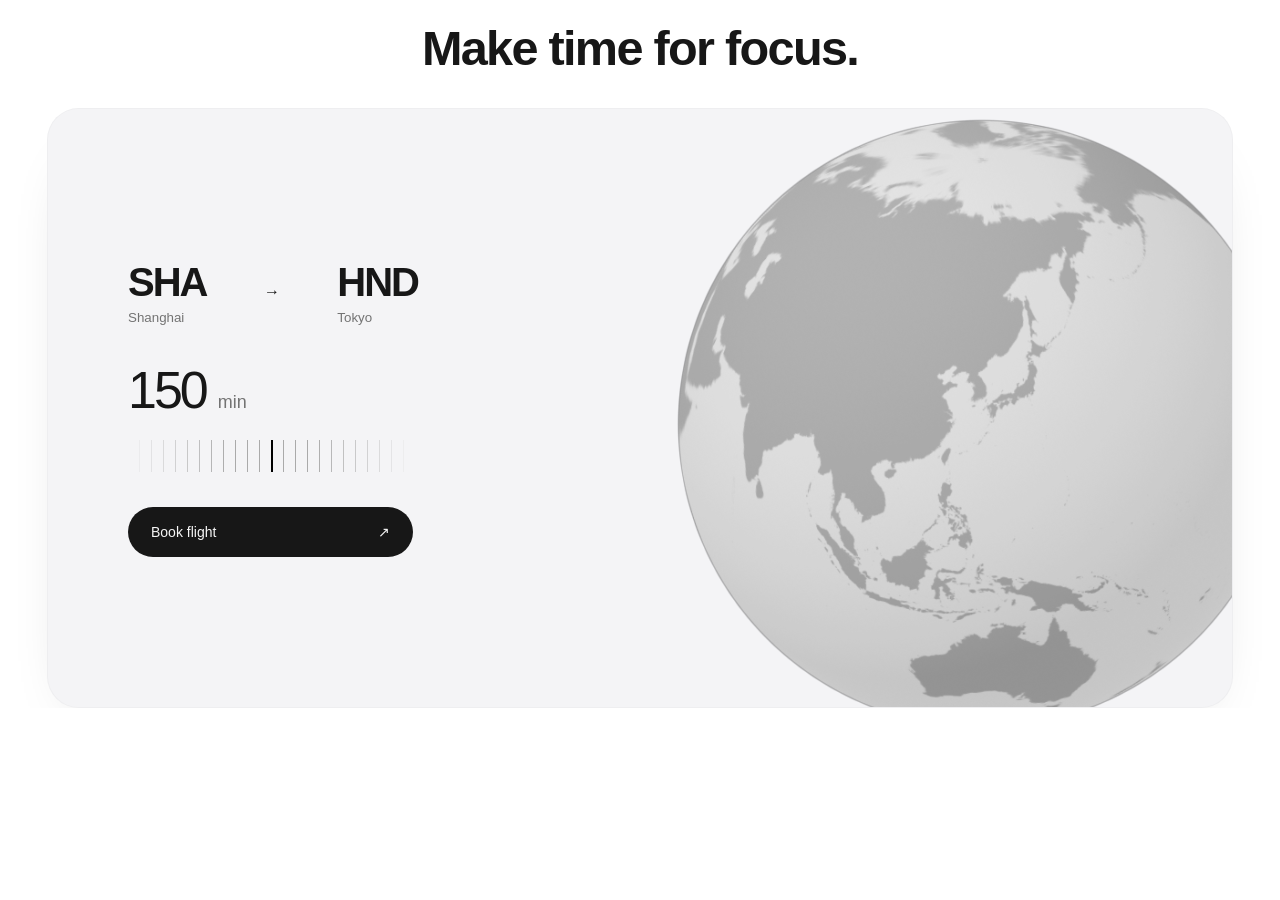
<file: overview/index.html>
<!doctype html><html lang="en"><meta name="robots" content="noindex, nofollow"><meta charset="utf-8"><meta name="viewport" content="width=device-width,initial-scale=1"><link rel="icon" href="data:,"><title>FocusFlights Overview</title><link rel="stylesheet" href="style.css"><body>
<main><h1>Make time for focus.</h1><section class="stage" aria-label="Automatic flight overview" data-step="0">
<div class="globe"><canvas id="sphere"></canvas></div>
<div class="panels">
<article class="panel active" data-panel="0"><div class="booking"><div class="airport"><div><strong>SHA</strong><small>Shanghai</small></div><span>→</span><div><strong>HND</strong><small>Tokyo</small></div></div><div class="duration"><strong>150</strong><span>min</span></div><div class="time-ruler" aria-hidden="true"></div><div class="primary">Book flight <span>↗</span></div></div></article>
<article class="panel" data-panel="1" inert><div class="cabin-viewport"><div class="cabin"><svg class="body-shape" viewBox="0 0 320 1980" preserveAspectRatio="none" aria-hidden="true"><path class="wings" d="M0 750 L-960 1230 L-960 1470 L0 1230 L320 1230 L1280 1470 L1280 1230 L320 750Z"/><path d="M160 0 C224 0 320 160 320 320 L320 1820 A160 160 0 0 1 0 1820 L0 320 C0 160 96 0 160 0Z"/></svg><div class="cockpit" aria-hidden="true"><i></i><i></i></div><div class="seat-grid"></div></div></div><div class="seat-dim"></div><div class="category-picker"><small>Seat: 21A</small><h2>What do you want to focus?</h2><div class="category-tags"><span>⌘ Work</span><span class="read">▤ Read</span><span>✎ Study</span><span>✳ Create</span></div></div><div class="seat-confirm primary">Confirm</div></article>
<article class="panel" data-panel="2" inert><div class="printer-slot"></div><div class="ticket-wrap"><div class="ticket"><div class="ticket-main"><div class="ticket-route"><strong>SHA</strong><span>✈</span><strong>HND</strong></div><div class="cities"><span>Shanghai</span><span>2h 30m</span><span>Tokyo</span></div><div class="ticket-grid"><div><small>SEAT</small><b>21A</b></div><div><small>DISTANCE</small><b>1,760 km</b></div><div><small>BOARDING</small><b>Now</b></div><div><small>DATE</small><b>17 NOV 2026</b></div></div></div><div class="stub"><img src="assets/barcode.svg" alt="Boarding pass barcode"></div></div></div></article>
<article class="panel" data-panel="3" inert><div class="satellite-world"><img src="assets/satellite.png" alt="Satellite map from Shanghai to Tokyo"><svg viewBox="0 0 1600 1000" class="satellite-route" preserveAspectRatio="xMidYMid slice" aria-hidden="true"><path class="route-shadow"/><path class="route-path"/><path class="route-travelled"/><circle class="origin" r="5"/><circle class="destination" r="5"/><g class="plane-marker"><path d="M0 -20L4 -4 21 6 21 10 4 6 3 16 8 20 8 23 0 20 -8 23 -8 20 -3 16 -4 6 -21 10 -21 6 -4 -4Z"/></g><text class="from-label">SHA</text><text class="to-label">HND</text></svg></div><div class="map-controls" aria-hidden="true"><span>Ⅱ</span><div><span>⌖</span><span>▱</span></div></div><div class="flight-blur"><i></i><i></i><i></i><i></i></div><div class="flight-status"><div><small>Time Remaining</small><strong id="remaining">2 <em>h</em> 30 <em>min</em></strong></div><div><small>Distance Remaining</small><strong id="distance">1,760 <em>km</em></strong></div></div></article>
<article class="panel" data-panel="4" inert><div class="complete"><span class="check">✓</span><h2>You've arrived.</h2><div class="lcd"><div><small>ROUTE</small><strong>SHA » HND</strong></div><div><small>STATUS</small><strong>ARRIVED</strong></div><div><small>FOCUS TIME</small><strong>150 MIN</strong></div><div><small>SEAT</small><strong>21A</strong></div></div></div></article>
</div></section></main><script type="module" src="app.js"></script></body></html>
</file>
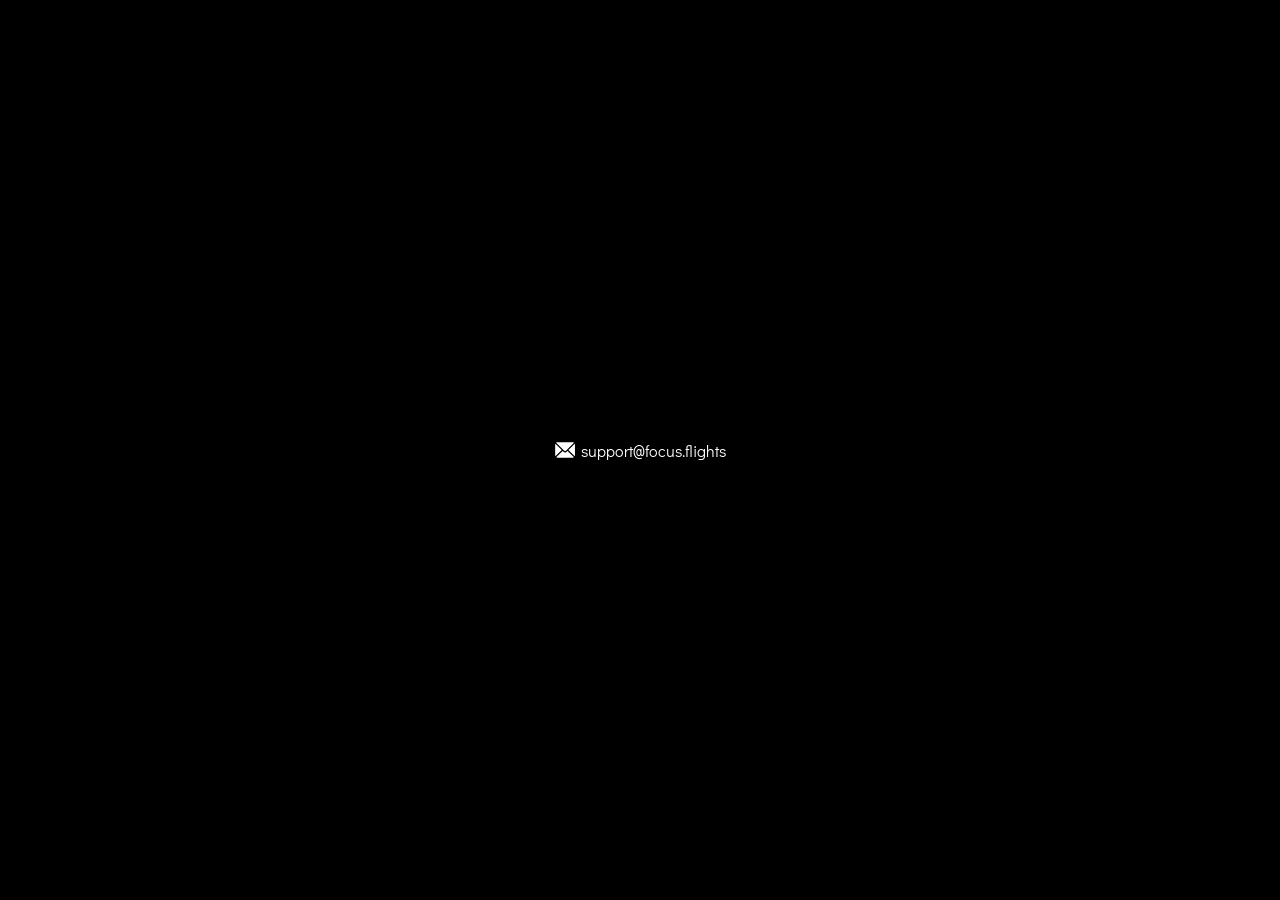
<file: support/index.html>
<!DOCTYPE html>
<html lang="en">
<head><meta name="robots" content="noindex, nofollow">
    <meta charset="UTF-8">
    <meta name="viewport" content="width=device-width, initial-scale=1.0">
    <title>Focus Flight Support</title>
    <link rel="stylesheet" href="styles.css">
</head>
<body>
    <div class="container">
        <a class="email" href="mailto:support@focus.flights">
            <img src="./assets/envelope.svg"/>
            <p>support@focus.flights</p>
        </div>
    </div>
</body>
</html>
</file>
<file: overview/style.css>
@font-face{font-family:Doto;src:url('assets/Doto.ttf')}*{box-sizing:border-box}body{margin:0;background:#fff;color:#171717;font-family:-apple-system,BlinkMacSystemFont,'SF Pro Text','PingFang SC',sans-serif;--paper:#f1f1f1;--card:#f6f6f6;--ink:#171717;--muted:#737373;--elastic:linear(0,.119 2.8%,.659 8.7%,1.009 14.6%,1.088 19.7%,1.014 31.4%,.993 38%,1.001 57.6%,1);--glide:linear(0,.051 2.2%,.404 9.8%,.683 18.7%,.861 30.2%,.972 52.7%,.992 70.2%,1)}button,a{-webkit-tap-highlight-color:transparent}button{font:inherit;cursor:pointer;color:inherit;border:0}button:focus-visible,a:focus-visible{outline:2px solid #7a7a7a;outline-offset:5px}header{height:90px;display:flex;align-items:center;justify-content:space-between;padding:0 5vw}header a{font-size:23px;font-weight:650;text-decoration:none;color:inherit;letter-spacing:-1px}header button{background:#f1f1f1;border-radius:50%;width:40px;height:40px;font-size:25px}main{max-width:1250px;margin:20px auto 65px;padding:0 32px}h1{font-size:clamp(35px,4.4vw,64px);font-weight:600;letter-spacing:-.045em;text-align:center;margin:25px 0 42px}h2{font-size:32px;letter-spacing:-.035em;font-weight:600;margin:14px 0 30px}.stage{position:relative;height:530px;border-radius:32px;background:var(--paper);overflow:hidden;isolation:isolate;border:1px solid #00000006;box-shadow:0 30px 65px -45px #0005}.globe{position:absolute;width:660px;height:660px;right:-90px;top:-55px;transition:transform 1200ms var(--glide),filter 700ms,opacity 600ms;z-index:-1}.globe canvas{position:absolute}.route-line{position:absolute;right:135px;top:210px;width:240px;border-top:1px dashed #3338;display:flex;justify-content:space-between;transform:rotate(-20deg);font:600 12px ui-monospace,monospace;transition:opacity 350ms}.route-line span{margin-top:10px}.route-line i{font-size:27px;font-style:normal;position:absolute;top:-22px;left:30%}.panels{height:100%;position:relative}.panel{position:absolute;inset:0;display:flex;align-items:center;padding:48px 60px;opacity:0;filter:blur(14px);transform:translateY(25px) scale(.975);transition:opacity 260ms,filter 550ms,transform 850ms var(--elastic);pointer-events:none}.panel.active{opacity:1;filter:blur(0);transform:none;pointer-events:auto}.eyebrow{font-size:11px;font-weight:600;letter-spacing:.15em;color:var(--muted)}.booking{width:350px}.airport{display:flex;align-items:center;justify-content:space-between;width:290px}.airport strong{font-size:40px;letter-spacing:-2px}.airport small{display:block;color:var(--muted);margin-top:5px}.duration{margin:26px 0 32px;display:flex;align-items:baseline;gap:12px}.duration strong{font-size:52px;font-weight:500;letter-spacing:-3px}.duration span{font-size:13px;color:var(--muted)}.primary{background:var(--ink);color:var(--card);border-radius:30px;padding:17px 23px;display:flex;justify-content:space-between;gap:45px;font-size:14px;min-width:240px}.primary:active{transform:scale(.97)}.selection{margin:auto;width:470px;text-align:center}.selection .primary{margin:30px auto 0}.choices{display:grid;grid-template-columns:repeat(4,1fr);gap:12px}.choices button{height:110px;border-radius:20px;background:var(--card);box-shadow:0 2px 2px #00000005;transition:transform 600ms var(--elastic),background 200ms; font-size:14px}.choices b{display:block;font-size:30px;font-weight:400;margin-bottom:10px}.choices .selected{background:var(--ink);color:var(--card);transform:translateY(-6px)}.stage[data-step="1"] .globe,.stage[data-step="2"] .globe,.stage[data-step="4"] .globe{transform:translate(40px,75px) scale(1.12);filter:blur(10px);opacity:.28}.stage:not([data-step="0"]) .route-line{opacity:0}.ticket-wrap{margin:auto;perspective:900px}.ticket{width:340px;border-radius:15px;background:linear-gradient(#f6f6f6,#ebebeb);color:#171717;box-shadow:0 25px 45px -20px #0005, inset 0 0 1px 1px #fff;transform:rotate(-3deg);transition:transform 850ms var(--elastic)}.ticket:hover{transform:rotate(0)}.ticket-main{padding:35px 26px 22px;background: url('assets/world.png') center 20px/310px auto no-repeat;background-blend-mode:soft-light;background-color:#f6f6f6e8;border-radius:15px 15px 0 0}.ticket-route{display:flex;align-items:center;justify-content:space-between}.ticket-route strong{font-family:ui-monospace,'SF Mono',monospace;font-size:42px;letter-spacing:-2px}.ticket-route span{opacity:.25;font-size:27px}.cities{display:flex;justify-content:space-between;color:#777;font-size:12px;margin-top:6px}.ticket-grid{display:grid;grid-template-columns:1fr 1fr;gap:20px;margin-top:28px}.ticket-grid div:nth-child(even){text-align:right}.ticket-grid small{display:block;color:#888;font-size:9px;letter-spacing:.08em;margin-bottom:4px}.ticket-grid b{font-weight:500;font-size:14px}.stub{position:relative;border-top:2px dashed #bbb;width:100%;height:100px;background:#ebebeb;border-radius:0 0 15px 15px;padding:15px 26px;touch-action:none;transform-origin:top left}.stub:before,.stub:after{content:'';position:absolute;top:-10px;width:18px;height:18px;background:var(--paper);border-radius:50%}.stub:before{left:-9px}.stub:after{right:-9px}.stub img{width:100%;height:38px;object-fit:fill}.stub span{display:block;font-size:11px;color:#777;margin-top:9px}.inflight{align-self:flex-start}.inflight h2{margin-bottom:20px}.clock{font-size:52px;letter-spacing:-2px;font-variant-numeric:tabular-nums;font-weight:300}.inflight p:last-child{font-size:13px;color:var(--muted)}.separator{margin:0 12px}.stage[data-step="3"] .globe{transform:translate(-60px,50px) scale(1.05)}.flight-bottom{position:absolute;bottom:45px;left:60px;right:60px;display:flex;align-items:center;gap:20px;font:12px ui-monospace,monospace}.track{height:2px;background:#0002;flex:1}.track i{display:block;background:var(--ink);height:100%;width:45%}.complete{margin:auto;text-align:center;width:390px}.check{display:inline-grid;place-items:center;border-radius:50%;border:1px solid #aaa;width:40px;height:40px;font-size:20px}.complete h2{margin:17px 0 25px}.lcd{text-align:left;background:#dededb;box-shadow:inset 0 2px 6px #0002;border-radius:12px;padding:22px;display:grid;grid-template-columns:1.4fr 1fr;gap:22px;color:#3e4039;font-family:Doto,monospace}.lcd small{display:block;font-size:10px;margin-bottom:7px;font-weight:800}.lcd strong{font-size:19px;font-weight:850}.complete .primary{margin:25px auto 0}.controls{display:flex;align-items:center;justify-content:center;gap:16px;margin-top:26px}.steps{display:flex;gap:5px;background:#f2f2f2;padding:6px;border-radius:35px}.steps button{background:transparent;color:#777;font-size:13px;padding:12px 22px;border-radius:30px;transition:background 250ms,color 250ms}.steps .current{background:white;color:#111;box-shadow:0 2px 5px #0000000d}#play{border-radius:50%;width:47px;height:47px;background:#f2f2f2;font-size:15px}.blur-edge{position:absolute;bottom:0;left:0;right:0;height:120px;pointer-events:none;z-index:1}.blur-edge i{position:absolute;inset:0;backdrop-filter:blur(2px);mask-image:linear-gradient(transparent 0%,black 100%)}.blur-edge i:nth-child(2){backdrop-filter:blur(4px);mask-image:linear-gradient(transparent 30%,black)}.blur-edge i:nth-child(3){backdrop-filter:blur(8px);mask-image:linear-gradient(transparent 60%,black)}.blur-edge i:nth-child(4){backdrop-filter:blur(12px);mask-image:linear-gradient(transparent 80%,black)}.panels{z-index:2}body.dark{background:#111;color:#eee;--paper:#212121;--card:#2f2f2f;--ink:#eee;--muted:#999}.dark .steps,.dark #play,.dark header button{background:#252525}.dark .steps .current{background:#444;color:#fff}.dark .lcd{background:#32342f;color:#ddd}.dark .route-line{border-color:#aaa;color:#ccc}
@media(max-width:650px){header{height:70px}main{padding:0 16px;margin-top:8px}h1{margin:20px 0 28px;font-size:35px}.stage{height:590px;border-radius:24px}.panel{padding:30px 25px;align-items:flex-start}.globe{width:480px;height:480px;right:-130px;top:230px}.booking{width:100%}.booking h2{font-size:28px}.airport{width:240px}.duration{margin:18px 0}.booking .primary{min-width:210px}.route-line{top:420px;right:25px;width:190px}.selection{margin:auto;width:100%}.selection h2{font-size:25px}.choices{grid-template-columns:repeat(2,1fr)}.choices button{height:95px}.ticket-wrap,.complete{margin:auto}.ticket{width:290px}.ticket-route strong{font-size:37px}.complete{width:100%}.complete h2{font-size:28px}.lcd{padding:18px;gap:20px 10px}.lcd strong{font-size:17px}.stage[data-step="3"] .globe{transform:translate(-40px,-30px)}.flight-bottom{left:25px;right:25px;bottom:35px}.controls{gap:8px}.steps{gap:0;padding:4px;flex:1;justify-content:space-between}.steps button{padding:11px 8px;font-size:11px}#play{width:38px;height:38px;flex-shrink:0}.clock{font-size:46px}}@media(prefers-reduced-motion:reduce){*,*:before,*:after{animation:none!important;transition:none!important}.panel{transform:none;filter:none}}
.route-line{transform-origin:left center}.route-line span{position:absolute;font-size:9px}.route-line span:first-child{right:100%;margin-right:8px}.route-line span:last-child{left:100%;margin-left:8px}.route-line i{font-size:16px;top:-14px}.stage[data-step="3"] .route-line{opacity:1}
.selection h2{font-size:29px}.booking h2{font-size:34px}.duration span{font-size:18px}.ticket-grid .category{font-family:inherit}@media(max-width:650px){.selection h2{font-size:25px}.booking h2{font-size:28px}.steps button{padding:11px 9px;font-size:12px}}
html,body{background:transparent;overflow:hidden}main{margin:0 auto;padding:0 32px;max-width:1250px}h1{font-size:clamp(32px,3.8vw,56px);margin:20px 0 32px;letter-spacing:-.035em}.stage{height:min(600px,calc(100dvh - 200px));min-height:340px;background:#f4f4f6}.panel{pointer-events:none;padding:48px 60px;transition:opacity 400ms,filter 650ms,transform 1100ms var(--elastic)}.panel.active{pointer-events:none}.booking{margin-left:20px}.booking .primary{width:285px}.duration{margin:35px 0 20px}.time-ruler{height:32px;width:285px;background:repeating-linear-gradient(to right,transparent 0 11px,#aaa 11px 12px);mask-image:linear-gradient(90deg,transparent,#000 35%,#000 65%,transparent);margin-bottom:35px;position:relative}.time-ruler:after{content:'';position:absolute;left:50%;width:2px;background:#000;height:32px}.globe{right:-80px;top:-15px;opacity:.9}.stage[data-step="1"] .globe,.stage[data-step="2"] .globe{opacity:0}.stage[data-step="3"] .globe{opacity:0}.stage[data-step="4"] .globe{opacity:.12;filter:blur(18px)}
.cabin-viewport{position:absolute;inset:0;overflow:hidden;mask-image:linear-gradient(transparent,#000 9%,#000 85%,transparent)}.cabin{width:320px;height:1980px;position:absolute;left:50%;margin-left:-160px;top:0;filter:drop-shadow(0 15px 20px #0002);transform:translateY(15px);will-change:transform}.body-shape{position:absolute;inset:0;width:100%;height:100%;overflow:visible;fill:#eaeaea;stroke:#00000016;stroke-width:1}.cockpit{position:absolute;top:115px;left:85px;right:85px;display:flex;gap:7px}.cockpit i{height:35px;background:#c6c6c6;flex:1;border-radius:18px 4px 4px 4px;transform:rotate(-10deg)}.cockpit i+i{transform:rotate(10deg);border-radius:4px 18px 4px 4px}.seat-grid{position:absolute;top:320px;left:22px;right:22px;display:grid;grid-template-columns:1fr 1fr 28px 1fr 1fr;gap:20px 12px;align-items:center;text-align:center;font:15px ui-monospace,monospace;color:#888}.seat{height:44px;background:#00000015;border-radius:10px;box-shadow:inset 0 1px 0 #ffffff8;transition:background 400ms,transform 700ms var(--elastic);position:relative}.seat:after{content:'';position:absolute;bottom:5px;left:5px;right:5px;height:5px;border-radius:4px;background:#00000009}.seat.chosen{background:#303030;color:#fff;transform:scale(1.06);display:grid;place-items:center;font-size:24px}.seat-dim{position:absolute;inset:0;background:#0003;opacity:0;transition:opacity 400ms}.category-picker{position:absolute;left:50%;top:43%;width:430px;transform:translate(-50%,-50%) scale(.08);filter:blur(14px);opacity:0;background:#f8f8f8;border-radius:20px;padding:24px;box-shadow:0 20px 65px #0002;transition:transform 1000ms var(--elastic),filter 550ms,opacity 300ms}.category-picker small{font-size:13px;color:#888}.category-picker h2{font-size:18px;margin:10px 0 20px;font-weight:500;letter-spacing:0}.category-tags{display:flex;gap:8px;flex-wrap:wrap}.category-tags span{background:#eaeaea;padding:11px 16px;border-radius:25px;font-size:14px;transition:background 250ms,color 250ms}.category-tags .picked{background:#333;color:white}.category-open .category-picker{transform:translate(-50%,-50%) scale(1);filter:blur(0);opacity:1}.category-open .seat-dim{opacity:1}.seat-confirm{position:absolute;bottom:28px;left:50%;transform:translate(-50%,30px);opacity:0;min-width:280px;justify-content:center;transition:opacity 300ms,transform 800ms var(--elastic)}.confirmed .seat-confirm{opacity:1;transform:translate(-50%,0)}
.ticket-wrap{position:absolute;left:50%;top:50%;margin:0;transform:translate(-50%,-50%);width:340px;height:360px;overflow:visible}.ticket{transform:none;width:340px;transform-origin:top center}.ticket:hover{transform:none}.ticket-main{background-size:310px auto}.stub{height:90px;display:grid;place-items:center}.stub img{height:43px}.printer-slot{position:absolute;width:370px;height:15px;left:50%;top:calc(50% - 180px);transform:translateX(-50%);border-radius:20px;background:#292929;box-shadow:0 0 0 6px #e4e4e4,0 10px 22px #0003;opacity:0}.printing .printer-slot{opacity:1}.printing .ticket-wrap{overflow:hidden}.printing .ticket{animation:print-ticket 1800ms var(--glide) both}@keyframes print-ticket{from{transform:translateY(-99%)}to{transform:translateY(0)}}
.panel[data-panel="3"]{padding:0;overflow:hidden;border-radius:inherit}.satellite-world{position:absolute;inset:0;transform-origin:center;will-change:transform}.satellite-world>img,.satellite-route{position:absolute;width:100%;height:100%;object-fit:cover}.satellite-route{overflow:visible}.satellite-route path{fill:none;stroke-linecap:round}.route-shadow{stroke:#0006;stroke-width:6}.route-path{stroke:#fff8;stroke-width:2;stroke-dasharray:6 7}.route-travelled{stroke:white;stroke-width:3}.satellite-route circle{fill:white;stroke:#333;stroke-width:2}.satellite-route text{fill:white;font:600 15px -apple-system,sans-serif;paint-order:stroke;stroke:#0008;stroke-width:3px}.plane-marker path{fill:white;stroke:#222;stroke-width:1;filter:drop-shadow(0 3px 4px #0008)}.map-controls{position:absolute;inset:22px 22px auto;display:flex;justify-content:space-between}.map-controls div{display:flex;gap:8px}.map-controls span{width:42px;height:42px;border-radius:50%;display:grid;place-items:center;background:#f7f7f7b8;backdrop-filter:blur(16px);box-shadow:inset 0 0 0 1px #fff6;font-size:20px}.flight-blur{position:absolute;bottom:0;left:0;right:0;height:38%;pointer-events:none;background:linear-gradient(transparent,#f4f4f6e0)}.flight-blur i{position:absolute;inset:0;backdrop-filter:blur(2px);mask-image:linear-gradient(transparent,#000)}.flight-blur i:nth-child(2){backdrop-filter:blur(4px);mask-image:linear-gradient(transparent 25%,#000)}.flight-blur i:nth-child(3){backdrop-filter:blur(8px);mask-image:linear-gradient(transparent 50%,#000)}.flight-blur i:nth-child(4){backdrop-filter:blur(12px);mask-image:linear-gradient(transparent 75%,#000)}.flight-status{position:absolute;bottom:26px;left:32px;right:32px;display:flex;justify-content:space-between;gap:20px}.flight-status div:last-child{text-align:right}.flight-status small{display:block;font-size:14px;font-weight:600;opacity:.6;margin-bottom:7px}.flight-status strong{font-size:32px;font-weight:600;font-variant-numeric:tabular-nums;letter-spacing:-1px}.flight-status em{font-style:normal;font-size:23px;font-weight:500;color:#555}.complete{width:390px}.complete h2{font-size:32px}.lcd{background:#e5e5e2}.stage[data-step="3"]{box-shadow:0 30px 60px -35px #0005}
@media(max-width:650px){main{padding:0 16px}h1{font-size:32px;margin:20px 0 28px}.stage{height:calc(100dvh - 160px);min-height:420px}.panel{padding:32px 24px}.booking{margin:0}.globe{top:230px;right:-150px}.booking .primary{min-width:0;width:240px}.time-ruler{width:240px}.cabin{scale:.82;transform-origin:top center}.category-picker{width:calc(100% - 32px);padding:20px}.category-tags span{padding:10px 13px}.ticket-wrap{width:290px;height:350px}.ticket{width:290px}.printer-slot{width:310px;top:calc(50% - 175px)}.flight-status{left:20px;right:20px;bottom:24px;gap:8px}.flight-status small{font-size:11px}.flight-status strong{font-size:25px}.flight-status em{font-size:17px}.satellite-world{inset:0 -70%}.complete h2{font-size:29px}.complete{width:100%}}
.body-shape .wings{fill:#ddd;stroke:#0000000b}.seat-grid{z-index:1}.complete .lcd{box-shadow:inset 0 1px 4px #0002}
</file>
<file: support/styles.css>
@font-face {
    font-family: 'Didact Gothic';
    src: url('../DidactGothic-Regular.ttf') format('truetype');
}

body, html {
    height: 100%;
    margin: 0;
    font-family: 'Didact Gothic', sans-serif; /* Default font for the page */
    background-color: black; /* Set background to black */
    color: white; /* Set default text color to white */
}

.container {
    position: relative;
    height: 100%;
    display: flex;
    flex-direction: column;
    justify-content: center;
    align-items: center;
    text-align: center;
}

.email {
    text-decoration: none;
    color: white;
    display: flex;
    flex-direction: row;
    align-items: center;
}

.email img {
    fill: white;
    width: 20px;
    height: 20px;
    padding-right: 6px;
}
</file>
